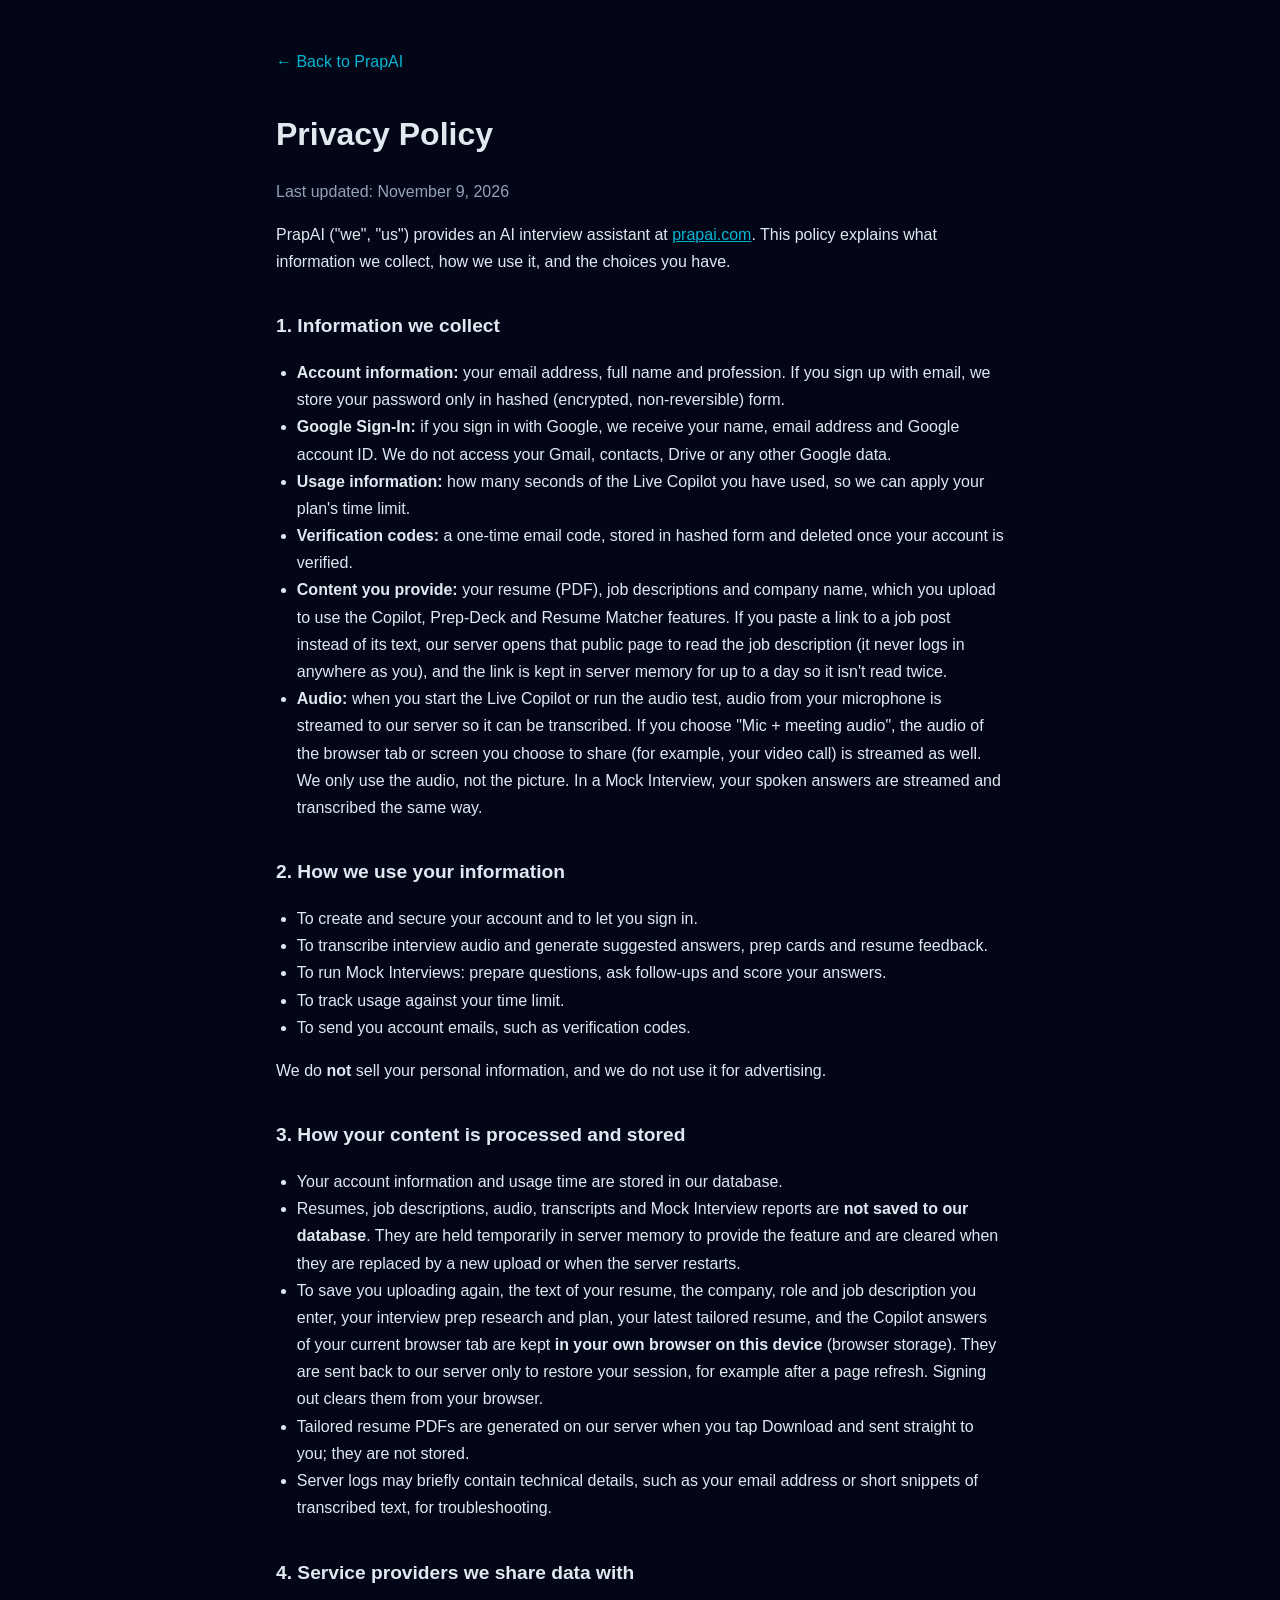
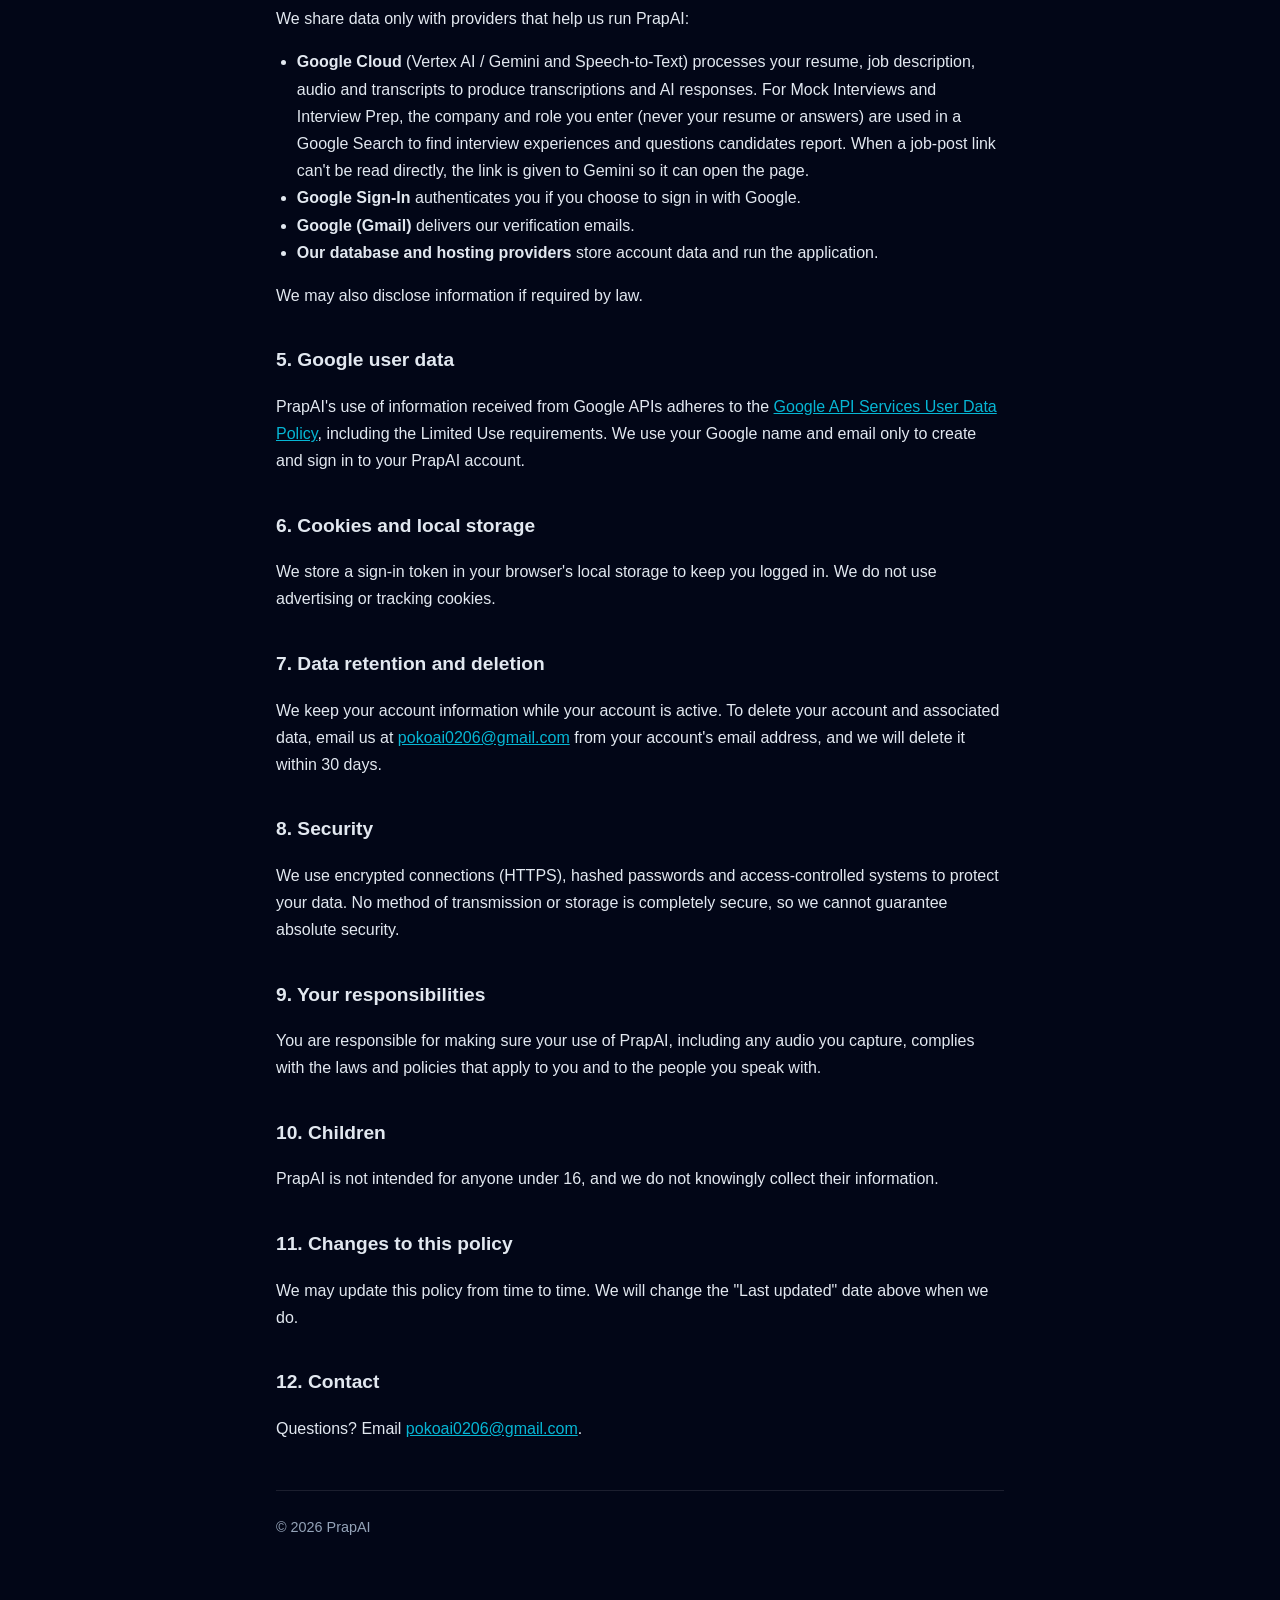
<file: templates/privacy.html>
<!DOCTYPE html>
<html lang="en">

<head>
    <meta charset="UTF-8">
    <meta name="viewport" content="width=device-width, initial-scale=1.0">
    <title>Privacy Policy - PrapAI</title>
    <link rel="icon" href="/favicon.svg" type="image/svg+xml">
    <style>
        :root {
            --bg: #020617;
            --text: #e2e8f0;
            --muted: #94a3b8;
            --accent: #06b6d4;
            --border: rgba(255, 255, 255, 0.1);
        }

        * { box-sizing: border-box; }

        body {
            margin: 0;
            background: var(--bg);
            color: var(--text);
            font-family: -apple-system, BlinkMacSystemFont, "Segoe UI", Roboto, sans-serif;
            line-height: 1.7;
        }

        main {
            max-width: 760px;
            margin: 0 auto;
            padding: 3rem 1rem 4rem;
        }

        a { color: var(--accent); }

        h1 { font-size: 2rem; margin: 0 0 0.25rem; }
        h2 { font-size: 1.2rem; margin: 2.2rem 0 0.6rem; }
        p, li { color: var(--text); }
        ul { padding-left: 1.3rem; }

        .muted { color: var(--muted); }
        .back { display: inline-block; margin-bottom: 2rem; text-decoration: none; }

        footer {
            margin-top: 3rem;
            padding-top: 1.5rem;
            border-top: 1px solid var(--border);
            color: var(--muted);
            font-size: 0.9rem;
        }
    </style>
</head>

<body>
    <main>
        <a class="back" href="/">&larr; Back to PrapAI</a>

        <h1>Privacy Policy</h1>
        <p class="muted">Last updated: November 9, 2026</p>

        <p>PrapAI ("we", "us") provides an AI interview assistant at
            <a href="https://prapai.com">prapai.com</a>. This policy explains what information we collect, how we use
            it, and the choices you have.</p>

        <h2>1. Information we collect</h2>
        <ul>
            <li><strong>Account information:</strong> your email address, full name and profession. If you sign up with
                email, we store your password only in hashed (encrypted, non-reversible) form.</li>
            <li><strong>Google Sign-In:</strong> if you sign in with Google, we receive your name, email address and
                Google account ID. We do not access your Gmail, contacts, Drive or any other Google data.</li>
            <li><strong>Usage information:</strong> how many seconds of the Live Copilot you have used, so we can apply
                your plan's time limit.</li>
            <li><strong>Verification codes:</strong> a one-time email code, stored in hashed form and deleted once your
                account is verified.</li>
            <li><strong>Content you provide:</strong> your resume (PDF), job descriptions and company name, which you
                upload to use the Copilot, Prep-Deck and Resume Matcher features. If you paste a link to a job post
                instead of its text, our server opens that public page to read the job description (it never logs
                in anywhere as you), and the link is kept in server memory for up to a day so it isn't read twice.</li>
            <li><strong>Audio:</strong> when you start the Live Copilot or run the audio test, audio from your
                microphone is streamed to our server so it can be transcribed. If you choose "Mic + meeting audio", the audio of the browser tab or
                screen you choose to share (for example, your video call) is streamed as well. We only use the audio,
                not the picture. In a Mock Interview, your spoken answers are streamed and transcribed the same way.</li>
        </ul>

        <h2>2. How we use your information</h2>
        <ul>
            <li>To create and secure your account and to let you sign in.</li>
            <li>To transcribe interview audio and generate suggested answers, prep cards and resume feedback.</li>
            <li>To run Mock Interviews: prepare questions, ask follow-ups and score your answers.</li>
            <li>To track usage against your time limit.</li>
            <li>To send you account emails, such as verification codes.</li>
        </ul>
        <p>We do <strong>not</strong> sell your personal information, and we do not use it for advertising.</p>

        <h2>3. How your content is processed and stored</h2>
        <ul>
            <li>Your account information and usage time are stored in our database.</li>
            <li>Resumes, job descriptions, audio, transcripts and Mock Interview reports are
                <strong>not saved to our database</strong>. They
                are held temporarily in server memory to provide the feature and are cleared when they are replaced
                by a new upload or when the server restarts.</li>
            <li>To save you uploading again, the text of your resume, the company, role and job description you
                enter, your interview prep research and plan, your latest tailored resume, and the Copilot answers of your current browser tab are kept <strong>in your own browser on
                this device</strong> (browser storage). They are sent back to our server only to restore your
                session, for example after a page refresh. Signing out clears them from your browser.</li>
            <li>Tailored resume PDFs are generated on our server when you tap Download and sent straight to you; they
                are not stored.</li>
            <li>Server logs may briefly contain technical details, such as your email address or short snippets of
                transcribed text, for troubleshooting.</li>
        </ul>

        <h2>4. Service providers we share data with</h2>
        <p>We share data only with providers that help us run PrapAI:</p>
        <ul>
            <li><strong>Google Cloud</strong> (Vertex AI / Gemini and Speech-to-Text) processes your resume, job
                description, audio and transcripts to produce transcriptions and AI responses. For Mock Interviews
                and Interview Prep, the company and role you enter (never your resume or answers) are used in a
                Google Search to find interview experiences and questions candidates report. When a job-post
                link can't be read directly, the link is given to Gemini so it can open the page.</li>
            <li><strong>Google Sign-In</strong> authenticates you if you choose to sign in with Google.</li>
            <li><strong>Google (Gmail)</strong> delivers our verification emails.</li>
            <li><strong>Our database and hosting providers</strong> store account data and run the application.</li>
        </ul>
        <p>We may also disclose information if required by law.</p>

        <h2>5. Google user data</h2>
        <p>PrapAI's use of information received from Google APIs adheres to the
            <a href="https://developers.google.com/terms/api-services-user-data-policy" target="_blank"
                rel="noopener">Google API Services User Data Policy</a>, including the Limited Use requirements. We use
            your Google name and email only to create and sign in to your PrapAI account.</p>

        <h2>6. Cookies and local storage</h2>
        <p>We store a sign-in token in your browser's local storage to keep you logged in. We do not use advertising
            or tracking cookies.</p>

        <h2>7. Data retention and deletion</h2>
        <p>We keep your account information while your account is active. To delete your account and associated data,
            email us at <a href="mailto:pokoai0206@gmail.com">pokoai0206@gmail.com</a> from your account's email
            address, and we will delete it within 30 days.</p>

        <h2>8. Security</h2>
        <p>We use encrypted connections (HTTPS), hashed passwords and access-controlled systems to protect your data.
            No method of transmission or storage is completely secure, so we cannot guarantee absolute security.</p>

        <h2>9. Your responsibilities</h2>
        <p>You are responsible for making sure your use of PrapAI, including any audio you capture, complies with the
            laws and policies that apply to you and to the people you speak with.</p>

        <h2>10. Children</h2>
        <p>PrapAI is not intended for anyone under 16, and we do not knowingly collect their information.</p>

        <h2>11. Changes to this policy</h2>
        <p>We may update this policy from time to time. We will change the "Last updated" date above when we do.</p>

        <h2>12. Contact</h2>
        <p>Questions? Email <a href="mailto:pokoai0206@gmail.com">pokoai0206@gmail.com</a>.</p>

        <footer>© 2026 PrapAI</footer>
    </main>
</body>

</html>
</file>
